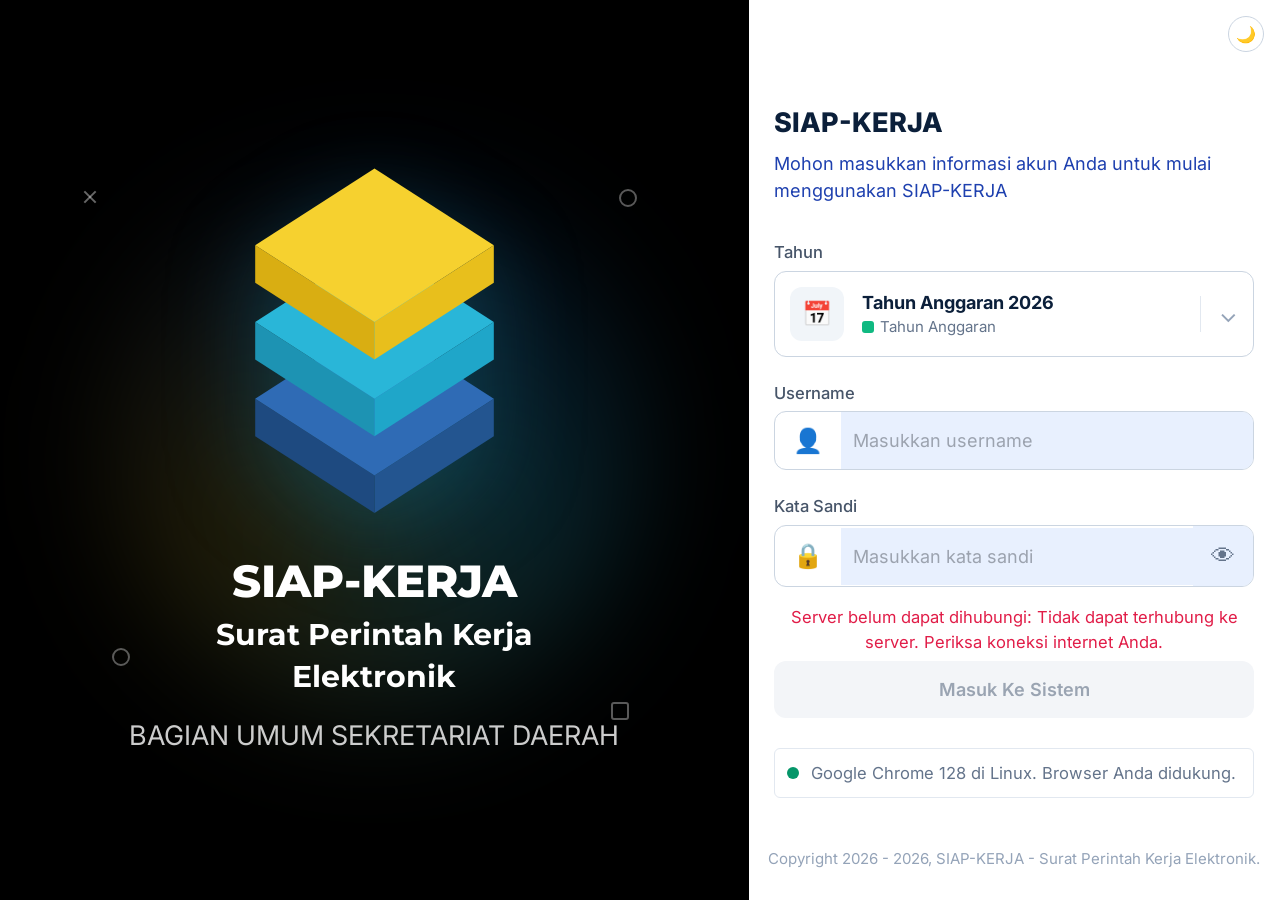
<file: index.html>
<!DOCTYPE html>
<html lang="id">
<head>
<script>
(function(){var d;try{d=localStorage.getItem('sp_theme')}catch(e){}if(!d)d=matchMedia('(prefers-color-scheme:dark)').matches?'dark':'light';document.documentElement.classList.toggle('dark',d=='dark')})();
function tema(){var x=document.documentElement.classList.toggle('dark');try{localStorage.setItem('sp_theme',x?'dark':'light')}catch(e){}var b=document.getElementById('tm');if(b)b.textContent=x?'\u2600\uFE0F':'\uD83C\uDF19'}
</script>
<meta charset="utf-8">
<meta name="viewport" content="width=device-width, initial-scale=1">
<title>Masuk - SIAP-KERJA</title>
<link href="https://fonts.googleapis.com/css2?family=Inter:wght@400;500;600;700&family=Montserrat:wght@600;700;800&display=swap" rel="stylesheet" media="print" onload="this.media='all'">
<link rel="stylesheet" href="css/login.css">
</head>
<body class="font-sans text-slate-800">
<div class="flex h-full min-h-screen">
  <!-- Panel kiri -->
  <section id="L" class="hidden md:flex relative flex-[1.55] bg-black overflow-hidden items-center justify-center flex-col">
    <div class="glow"></div>
    <span class="sh" style="left:11%;top:21%;width:16px;height:16px;border:0;animation-duration:11s"><b style="position:absolute;inset:7px 0 auto;height:2px;background:rgba(255,255,255,.4);transform:rotate(45deg)"></b><b style="position:absolute;inset:7px 0 auto;height:2px;background:rgba(255,255,255,.4);transform:rotate(-45deg)"></b></span>
    <span class="sh" style="right:15%;top:21%;width:18px;height:18px;border-radius:50%;animation-duration:8s"></span>
    <span class="sh" style="left:15%;top:72%;width:18px;height:18px;border-radius:50%;animation-duration:10s;animation-delay:-3s"></span>
    <span class="sh" style="right:16%;top:78%;width:18px;height:18px;border-radius:3px;animation-duration:12s;animation-delay:-5s"></span>
    <div id="lb" class="relative z-10 flex flex-col items-center">
      <img id="lgimg" class="logo hidden" alt="Logo" style="max-width:min(440px,80%);max-height:300px;object-fit:contain"><svg id="lgsvg" class="logo" width="230" height="250" viewBox="0 0 200 220">
        <g class="ly l1"><polygon points="30,150 100,195 100,217 30,172" fill="#1e4a80"/><polygon points="170,150 100,195 100,217 170,172" fill="#235590"/><polygon points="100,105 170,150 100,195 30,150" fill="#2f6bb5"/></g>
        <g class="ly l2"><polygon points="30,105 100,150 100,172 30,127" fill="#1d93b3"/><polygon points="170,105 100,150 100,172 170,127" fill="#1fa6c9"/><polygon points="100,60 170,105 100,150 30,105" fill="#29b6d8"/></g>
        <g class="ly l3"><polygon points="30,60 100,105 100,127 30,82" fill="#d9ae12"/><polygon points="170,60 100,105 100,127 170,82" fill="#e8bf1c"/><polygon points="100,15 170,60 100,105 30,60" fill="#f6d12f"/></g>
      </svg>
      <h1 class="font-mont font-extrabold text-white text-3xl mt-6 fu" style="animation-delay:.9s">SIAP-KERJA</h1>
      <p class="font-mont font-bold text-white text-xl text-center leading-snug mt-1 fu" style="animation-delay:1.05s">Surat Perintah Kerja<br>Elektronik</p>
      <p class="text-white/80 text-lg mt-3 fu" style="animation-delay:1.2s">BAGIAN UMUM SEKRETARIAT DAERAH</p>
    </div>
  </section>
  <!-- Panel kanan -->
  <section class="flex-1 min-w-[320px] bg-white flex flex-col items-center justify-center relative px-6 py-10">
    <button id="tm" type="button" onclick="tema()" title="Mode malam / siang" class="absolute top-4 right-4 w-9 h-9 rounded-full border border-slate-300 grid place-items-center hover:bg-slate-100">🌙</button>
    <form id="fm" class="w-full max-w-[320px]" onsubmit="return masuk(event)" autocomplete="on">
      <div class="md:hidden flex items-center gap-2 mb-5"><img id="mlogo" alt="Logo" class="hidden h-12 w-auto max-w-[190px] object-contain"><svg id="msvg" width="34" height="36" viewBox="0 0 200 220"><polygon points="100,15 170,60 100,105 30,60" fill="#f6d12f"/><polygon points="100,60 170,105 100,150 30,105" fill="#29b6d8"/><polygon points="100,105 170,150 100,195 30,150" fill="#2f6bb5"/></svg><b class="font-mont">SIAP-KERJA</b></div>
      <h2 class="text-lg font-extrabold text-navy fu" style="animation-delay:.1s">SIAP-KERJA</h2>
      <p class="text-[12px] text-blue-800 mt-1 mb-6 fu" style="animation-delay:.2s">Mohon masukkan informasi akun Anda untuk mulai menggunakan SIAP-KERJA</p>

      <label class="block text-[11px] font-medium text-slate-600 mb-1 fu" style="animation-delay:.3s">Tahun</label>
      <div class="relative border border-slate-300 rounded-lg mb-4 fu hover:border-blue-500 transition" style="animation-delay:.35s">
        <div class="flex items-center gap-3 p-2.5">
          <span class="w-9 h-9 rounded-lg bg-slate-100 grid place-items-center text-slate-500">📅</span>
          <div><div class="font-bold text-[12px] text-navy" id="tt"></div><div class="text-[10px] text-slate-500 flex items-center gap-1"><i class="w-2 h-2 rounded-sm bg-emerald-500 inline-block"></i>Tahun Anggaran</div></div>
          <span class="ml-auto border-l border-slate-200 pl-3 text-slate-400">⌄</span>
        </div>
        <select id="thn" onchange="tt.textContent='Tahun Anggaran '+this.value" class="absolute inset-0 w-full h-full opacity-0 cursor-pointer"></select>
      </div>

      <label class="block text-[11px] font-medium text-slate-600 mb-1 fu" style="animation-delay:.45s">Username</label>
      <div class="flex items-center border border-slate-300 rounded-lg overflow-hidden mb-4 fu focus-within:border-blue-600 focus-within:ring-2 focus-within:ring-blue-600/20" style="animation-delay:.5s">
        <span class="px-3 text-slate-400">👤</span>
        <input id="usr" class="inp flex-1 py-2.5 px-2 text-[12px] outline-none" placeholder="Masukkan username" autocomplete="username" oninput="cek()">
      </div>

      <label class="block text-[11px] font-medium text-slate-600 mb-1 fu" style="animation-delay:.6s">Kata Sandi</label>
      <div class="flex items-center border border-slate-300 rounded-lg overflow-hidden fu focus-within:border-blue-600 focus-within:ring-2 focus-within:ring-blue-600/20" style="animation-delay:.65s">
        <span class="px-3 text-slate-400">🔒</span>
        <input id="pwd" type="password" class="inp flex-1 py-2.5 px-2 text-[12px] outline-none" placeholder="Masukkan kata sandi" autocomplete="current-password" oninput="cek()">
        <button type="button" onclick="const p=document.getElementById('pwd');p.type=p.type=='password'?'text':'password';this.textContent=p.type=='password'?'👁':'🙈'" class="inp px-3 py-2 text-slate-500">👁</button>
      </div>

      <p id="err" class="text-[11px] text-rose-600 text-center min-h-[18px] mt-3"></p>
      <button id="btn" type="submit" disabled class="w-full rounded-lg py-2.5 text-[12px] font-semibold mt-1">Masuk Ke Sistem</button>
      <div class="border border-slate-200 rounded p-2 mt-5 text-[11px] text-slate-500 flex items-center gap-2 fu" style="animation-delay:.8s"><i id="dot" class="w-2 h-2 rounded-full bg-emerald-600 inline-block"></i><span id="br"></span></div>
    </form>
    <form id="su" class="hidden w-full max-w-[320px]" onsubmit="return setup(event)">
      <h2 class="text-lg font-extrabold text-navy">Pengaturan Awal</h2>
      <p class="text-[12px] text-blue-800 mt-1 mb-4">Belum ada akun. Buat akun administrator pertama. Kode setup ada di spreadsheet database (spreadsheet tempat script dipasang), atau jalankan <b>siapkanDatabase</b> di editor Apps Script &rarr; sheet <b>SETUP</b> &rarr; sel A2.</p>
      <input id="s_kode" placeholder="Kode setup" required class="w-full border border-slate-300 rounded-lg px-3 py-2 text-[12px] mb-2 outline-none focus:border-blue-600">
      <input id="s_nama" placeholder="Nama lengkap" required class="w-full border border-slate-300 rounded-lg px-3 py-2 text-[12px] mb-2 outline-none focus:border-blue-600">
      <select id="s_jab" class="w-full border border-slate-300 rounded-lg px-3 py-2 text-[12px] mb-2 outline-none focus:border-blue-600"><option>PPK</option><option>PPTK</option><option>Bendahara</option><option>Operator</option><option>Administrator</option></select>
      <input id="s_usr" placeholder="Username" required autocomplete="username" class="w-full border border-slate-300 rounded-lg px-3 py-2 text-[12px] mb-2 outline-none focus:border-blue-600">
      <input id="s_pw" type="password" placeholder="Kata sandi (min. 8 karakter)" required autocomplete="new-password" class="w-full border border-slate-300 rounded-lg px-3 py-2 text-[12px] mb-2 outline-none focus:border-blue-600">
      <input id="s_pw2" type="password" placeholder="Ulangi kata sandi" required autocomplete="new-password" class="w-full border border-slate-300 rounded-lg px-3 py-2 text-[12px] mb-2 outline-none focus:border-blue-600">
      <p id="s_err" class="text-[11px] text-rose-600 text-center min-h-[18px]"></p>
      <button id="s_btn" class="w-full rounded-lg py-2.5 text-[12px] font-semibold bg-navy text-white">Buat Akun &amp; Masuk</button>
    </form>
    <p class="absolute bottom-5 text-[10px] text-slate-400" id="cp"></p>
  </section>
</div>
<script src="js/config.js"></script>
<script src="js/api.js"></script>
<script src="js/login.js"></script>

</body>
</html>
</file>
<file: css/login.css>
/* SIAP-KERJA — gaya halaman login */
*,:after,:before{--tw-border-spacing-x:0;--tw-border-spacing-y:0;--tw-translate-x:0;--tw-translate-y:0;--tw-rotate:0;--tw-skew-x:0;--tw-skew-y:0;--tw-scale-x:1;--tw-scale-y:1;--tw-pan-x: ;--tw-pan-y: ;--tw-pinch-zoom: ;--tw-scroll-snap-strictness:proximity;--tw-gradient-from-position: ;--tw-gradient-via-position: ;--tw-gradient-to-position: ;--tw-ordinal: ;--tw-slashed-zero: ;--tw-numeric-figure: ;--tw-numeric-spacing: ;--tw-numeric-fraction: ;--tw-ring-inset: ;--tw-ring-offset-width:0px;--tw-ring-offset-color:#fff;--tw-ring-color:rgba(59,130,246,.5);--tw-ring-offset-shadow:0 0 #0000;--tw-ring-shadow:0 0 #0000;--tw-shadow:0 0 #0000;--tw-shadow-colored:0 0 #0000;--tw-blur: ;--tw-brightness: ;--tw-contrast: ;--tw-grayscale: ;--tw-hue-rotate: ;--tw-invert: ;--tw-saturate: ;--tw-sepia: ;--tw-drop-shadow: ;--tw-backdrop-blur: ;--tw-backdrop-brightness: ;--tw-backdrop-contrast: ;--tw-backdrop-grayscale: ;--tw-backdrop-hue-rotate: ;--tw-backdrop-invert: ;--tw-backdrop-opacity: ;--tw-backdrop-saturate: ;--tw-backdrop-sepia: ;--tw-contain-size: ;--tw-contain-layout: ;--tw-contain-paint: ;--tw-contain-style: }::backdrop{--tw-border-spacing-x:0;--tw-border-spacing-y:0;--tw-translate-x:0;--tw-translate-y:0;--tw-rotate:0;--tw-skew-x:0;--tw-skew-y:0;--tw-scale-x:1;--tw-scale-y:1;--tw-pan-x: ;--tw-pan-y: ;--tw-pinch-zoom: ;--tw-scroll-snap-strictness:proximity;--tw-gradient-from-position: ;--tw-gradient-via-position: ;--tw-gradient-to-position: ;--tw-ordinal: ;--tw-slashed-zero: ;--tw-numeric-figure: ;--tw-numeric-spacing: ;--tw-numeric-fraction: ;--tw-ring-inset: ;--tw-ring-offset-width:0px;--tw-ring-offset-color:#fff;--tw-ring-color:rgba(59,130,246,.5);--tw-ring-offset-shadow:0 0 #0000;--tw-ring-shadow:0 0 #0000;--tw-shadow:0 0 #0000;--tw-shadow-colored:0 0 #0000;--tw-blur: ;--tw-brightness: ;--tw-contrast: ;--tw-grayscale: ;--tw-hue-rotate: ;--tw-invert: ;--tw-saturate: ;--tw-sepia: ;--tw-drop-shadow: ;--tw-backdrop-blur: ;--tw-backdrop-brightness: ;--tw-backdrop-contrast: ;--tw-backdrop-grayscale: ;--tw-backdrop-hue-rotate: ;--tw-backdrop-invert: ;--tw-backdrop-opacity: ;--tw-backdrop-saturate: ;--tw-backdrop-sepia: ;--tw-contain-size: ;--tw-contain-layout: ;--tw-contain-paint: ;--tw-contain-style: }/*! tailwindcss v3.4.19 | MIT License | https://tailwindcss.com*/*,:after,:before{box-sizing:border-box;border:0 solid #e5e7eb}:after,:before{--tw-content:""}:host,html{line-height:1.5;-webkit-text-size-adjust:100%;-moz-tab-size:4;-o-tab-size:4;tab-size:4;font-family:Inter,system-ui,sans-serif;font-feature-settings:normal;font-variation-settings:normal;-webkit-tap-highlight-color:transparent}body{margin:0;line-height:inherit}hr{height:0;color:inherit;border-top-width:1px}abbr:where([title]){-webkit-text-decoration:underline dotted;text-decoration:underline dotted}h1,h2,h3,h4,h5,h6{font-size:inherit;font-weight:inherit}a{color:inherit;text-decoration:inherit}b,strong{font-weight:bolder}code,kbd,pre,samp{font-family:ui-monospace,SFMono-Regular,Menlo,Monaco,Consolas,Liberation Mono,Courier New,monospace;font-feature-settings:normal;font-variation-settings:normal;font-size:1em}small{font-size:80%}sub,sup{font-size:75%;line-height:0;position:relative;vertical-align:baseline}sub{bottom:-.25em}sup{top:-.5em}table{text-indent:0;border-color:inherit;border-collapse:collapse}button,input,optgroup,select,textarea{font-family:inherit;font-feature-settings:inherit;font-variation-settings:inherit;font-size:100%;font-weight:inherit;line-height:inherit;letter-spacing:inherit;color:inherit;margin:0;padding:0}button,select{text-transform:none}button,input:where([type=button]),input:where([type=reset]),input:where([type=submit]){-webkit-appearance:button;background-color:transparent;background-image:none}:-moz-focusring{outline:auto}:-moz-ui-invalid{box-shadow:none}progress{vertical-align:baseline}::-webkit-inner-spin-button,::-webkit-outer-spin-button{height:auto}[type=search]{-webkit-appearance:textfield;outline-offset:-2px}::-webkit-search-decoration{-webkit-appearance:none}::-webkit-file-upload-button{-webkit-appearance:button;font:inherit}summary{display:list-item}blockquote,dd,dl,figure,h1,h2,h3,h4,h5,h6,hr,p,pre{margin:0}fieldset{margin:0}fieldset,legend{padding:0}menu,ol,ul{list-style:none;margin:0;padding:0}dialog{padding:0}textarea{resize:vertical}input::-moz-placeholder,textarea::-moz-placeholder{opacity:1;color:#9ca3af}input::placeholder,textarea::placeholder{opacity:1;color:#9ca3af}[role=button],button{cursor:pointer}:disabled{cursor:default}audio,canvas,embed,iframe,img,object,svg,video{display:block;vertical-align:middle}img,video{max-width:100%;height:auto}[hidden]:where(:not([hidden=until-found])){display:none}.absolute{position:absolute}.relative{position:relative}.inset-0{inset:0}.bottom-5{bottom:1.25rem}.right-4{right:1rem}.top-4{top:1rem}.z-10{z-index:10}.mb-1{margin-bottom:.25rem}.mb-2{margin-bottom:.5rem}.mb-4{margin-bottom:1rem}.mb-5{margin-bottom:1.25rem}.mb-6{margin-bottom:1.5rem}.ml-auto{margin-left:auto}.mt-1{margin-top:.25rem}.mt-3{margin-top:.75rem}.mt-5{margin-top:1.25rem}.mt-6{margin-top:1.5rem}.block{display:block}.inline-block{display:inline-block}.flex{display:flex}.grid{display:grid}.hidden{display:none}.h-12{height:3rem}.h-2{height:.5rem}.h-9{height:2.25rem}.h-full{height:100%}.min-h-\[18px\]{min-height:18px}.min-h-screen{min-height:100vh}.w-2{width:.5rem}.w-9{width:2.25rem}.w-auto{width:auto}.w-full{width:100%}.min-w-\[320px\]{min-width:320px}.max-w-\[190px\]{max-width:190px}.max-w-\[320px\]{max-width:320px}.flex-1{flex:1 1 0%}.flex-\[1\.55\]{flex:1.55}.cursor-pointer{cursor:pointer}.resize{resize:both}.flex-col{flex-direction:column}.place-items-center{place-items:center}.items-center{align-items:center}.justify-center{justify-content:center}.gap-1{gap:.25rem}.gap-2{gap:.5rem}.gap-3{gap:.75rem}.overflow-hidden{overflow:hidden}.rounded{border-radius:.25rem}.rounded-full{border-radius:9999px}.rounded-lg{border-radius:.5rem}.rounded-sm{border-radius:.125rem}.border{border-width:1px}.border-l{border-left-width:1px}.border-slate-200{--tw-border-opacity:1;border-color:rgb(226 232 240/var(--tw-border-opacity,1))}.border-slate-300{--tw-border-opacity:1;border-color:rgb(203 213 225/var(--tw-border-opacity,1))}.bg-amber-500{--tw-bg-opacity:1;background-color:rgb(245 158 11/var(--tw-bg-opacity,1))}.bg-black{--tw-bg-opacity:1;background-color:rgb(0 0 0/var(--tw-bg-opacity,1))}.bg-emerald-500{--tw-bg-opacity:1;background-color:rgb(16 185 129/var(--tw-bg-opacity,1))}.bg-emerald-600{--tw-bg-opacity:1;background-color:rgb(5 150 105/var(--tw-bg-opacity,1))}.bg-navy{--tw-bg-opacity:1;background-color:rgb(11 31 58/var(--tw-bg-opacity,1))}.bg-slate-100{--tw-bg-opacity:1;background-color:rgb(241 245 249/var(--tw-bg-opacity,1))}.bg-white{--tw-bg-opacity:1;background-color:rgb(255 255 255/var(--tw-bg-opacity,1))}.object-contain{-o-object-fit:contain;object-fit:contain}.p-2{padding:.5rem}.p-2\.5{padding:.625rem}.px-2{padding-left:.5rem;padding-right:.5rem}.px-3{padding-left:.75rem;padding-right:.75rem}.px-6{padding-left:1.5rem;padding-right:1.5rem}.py-10{padding-top:2.5rem;padding-bottom:2.5rem}.py-2{padding-top:.5rem;padding-bottom:.5rem}.py-2\.5{padding-top:.625rem;padding-bottom:.625rem}.pl-3{padding-left:.75rem}.text-center{text-align:center}.font-mont{font-family:Montserrat,Inter,sans-serif}.font-sans{font-family:Inter,system-ui,sans-serif}.text-3xl{font-size:1.875rem;line-height:2.25rem}.text-\[10px\]{font-size:10px}.text-\[11px\]{font-size:11px}.text-\[12px\]{font-size:12px}.text-lg{font-size:1.125rem}.text-lg,.text-xl{line-height:1.75rem}.text-xl{font-size:1.25rem}.font-bold{font-weight:700}.font-extrabold{font-weight:800}.font-medium{font-weight:500}.font-semibold{font-weight:600}.leading-snug{line-height:1.375}.text-blue-800{--tw-text-opacity:1;color:rgb(30 64 175/var(--tw-text-opacity,1))}.text-navy{--tw-text-opacity:1;color:rgb(11 31 58/var(--tw-text-opacity,1))}.text-rose-600{--tw-text-opacity:1;color:rgb(225 29 72/var(--tw-text-opacity,1))}.text-slate-400{--tw-text-opacity:1;color:rgb(148 163 184/var(--tw-text-opacity,1))}.text-slate-500{--tw-text-opacity:1;color:rgb(100 116 139/var(--tw-text-opacity,1))}.text-slate-600{--tw-text-opacity:1;color:rgb(71 85 105/var(--tw-text-opacity,1))}.text-slate-800{--tw-text-opacity:1;color:rgb(30 41 59/var(--tw-text-opacity,1))}.text-white{--tw-text-opacity:1;color:rgb(255 255 255/var(--tw-text-opacity,1))}.text-white\/80{color:hsla(0,0%,100%,.8)}.opacity-0{opacity:0}.outline-none{outline:2px solid transparent;outline-offset:2px}.drop-shadow{--tw-drop-shadow:drop-shadow(0 1px 2px rgba(0,0,0,.1)) drop-shadow(0 1px 1px rgba(0,0,0,.06))}.drop-shadow,.filter{filter:var(--tw-blur) var(--tw-brightness) var(--tw-contrast) var(--tw-grayscale) var(--tw-hue-rotate) var(--tw-invert) var(--tw-saturate) var(--tw-sepia) var(--tw-drop-shadow)}.transition{transition-property:color,background-color,border-color,text-decoration-color,fill,stroke,opacity,box-shadow,transform,filter,-webkit-backdrop-filter;transition-property:color,background-color,border-color,text-decoration-color,fill,stroke,opacity,box-shadow,transform,filter,backdrop-filter;transition-property:color,background-color,border-color,text-decoration-color,fill,stroke,opacity,box-shadow,transform,filter,backdrop-filter,-webkit-backdrop-filter;transition-timing-function:cubic-bezier(.4,0,.2,1);transition-duration:.15s}.ease-in-out{transition-timing-function:cubic-bezier(.4,0,.2,1)}.focus-within\:border-blue-600:focus-within{--tw-border-opacity:1;border-color:rgb(37 99 235/var(--tw-border-opacity,1))}.focus-within\:ring-2:focus-within{--tw-ring-offset-shadow:var(--tw-ring-inset) 0 0 0 var(--tw-ring-offset-width) var(--tw-ring-offset-color);--tw-ring-shadow:var(--tw-ring-inset) 0 0 0 calc(2px + var(--tw-ring-offset-width)) var(--tw-ring-color);box-shadow:var(--tw-ring-offset-shadow),var(--tw-ring-shadow),var(--tw-shadow,0 0 #0000)}.focus-within\:ring-blue-600\/20:focus-within{--tw-ring-color:rgba(37,99,235,.2)}.hover\:border-blue-500:hover{--tw-border-opacity:1;border-color:rgb(59 130 246/var(--tw-border-opacity,1))}.hover\:bg-slate-100:hover{--tw-bg-opacity:1;background-color:rgb(241 245 249/var(--tw-bg-opacity,1))}.focus\:border-blue-600:focus{--tw-border-opacity:1;border-color:rgb(37 99 235/var(--tw-border-opacity,1))}@media (min-width:768px){.md\:flex{display:flex}.md\:hidden{display:none}}
html,body{height:100%;margin:0}
.glow{position:absolute;width:520px;height:520px;border-radius:50%;background:conic-gradient(from 0deg,#1d5fd822,#29b6d833,#f6d12f22,#1d5fd822);filter:blur(60px);animation:spin 18s linear infinite}
.logo{animation:bob 5s ease-in-out infinite;filter:drop-shadow(0 18px 30px rgba(41,182,216,.25))}
.ly{opacity:0;animation:layerIn .9s cubic-bezier(.2,.8,.2,1) forwards,layerBob 4s ease-in-out infinite}
.l1{animation-delay:.1s,1s}.l2{animation-delay:.4s,1.3s}.l3{animation-delay:.7s,1.6s}
.sh{position:absolute;border:2px solid rgba(255,255,255,.35);animation:drift 9s ease-in-out infinite}
.pt{position:absolute;bottom:-10px;width:3px;height:3px;border-radius:50%;background:rgba(255,255,255,.5);animation:rise linear infinite}
img.logo.sticker{filter:drop-shadow(0 0 1px #fff) drop-shadow(0 0 1px #fff) drop-shadow(0 0 1px #fff) drop-shadow(0 0 14px rgba(255,255,255,.18))!important}
img.logo{opacity:0;animation:fadeUp .9s ease forwards,bob 5s ease-in-out 1s infinite}
.fu{opacity:0;animation:fadeUp .7s ease forwards}
#btn{transition:all .25s;background:#f3f5f8;color:#9aa4b2;cursor:not-allowed}
#btn.on{background:#0b1f3a;color:#fff;cursor:pointer;background-image:linear-gradient(110deg,transparent 30%,rgba(255,255,255,.25) 50%,transparent 70%);background-size:220% 100%;animation:shimmer 2.4s linear infinite}
#btn.on:hover{box-shadow:0 8px 20px rgba(11,31,58,.3);transform:translateY(-1px)}
.shake{animation:shake .4s}
.inp{background:#e8f0fe}
@keyframes spin{to{transform:rotate(360deg)}}
@keyframes bob{50%{transform:translateY(-14px)}}
@keyframes layerIn{from{opacity:0;transform:translateY(-40px)}to{opacity:1;transform:none}}
@keyframes layerBob{50%{transform:translateY(-5px)}}
@keyframes drift{0%,100%{transform:translate(0,0) rotate(0)}50%{transform:translate(14px,-18px) rotate(90deg)}}
@keyframes rise{from{transform:translateY(0);opacity:0}10%{opacity:1}to{transform:translateY(-105vh);opacity:0}}
@keyframes fadeUp{from{opacity:0;transform:translateY(14px)}to{opacity:1;transform:none}}
@keyframes shimmer{to{background-position:-220% 0}}
@keyframes shake{25%{transform:translateX(-6px)}75%{transform:translateX(6px)}}
@media(prefers-reduced-motion:reduce){*{animation:none!important}.ly,.fu{opacity:1}}
.dark body{background:#0f1722;color:#e6edf3}.dark .bg-white{background-color:#0f1722}.dark .bg-slate-100,.dark .hover\:bg-slate-100:hover{background-color:#1c2735}
.dark .text-navy{color:#e6edf3}.dark .text-blue-800{color:#8ab4ff}.dark .text-slate-600,.dark .text-slate-500{color:#9fb0c3}.dark .text-slate-400{color:#8b9bb0}
.dark .border-slate-300,.dark .border-slate-200{border-color:#2a3644}.dark .inp{background:#1b2a42;color:#e6edf3}
.dark #btn{background:#1b2431;color:#6b7a8c}.dark #btn.on{background-color:#2563eb;color:#fff}.dark input,.dark select{color:#e6edf3}.dark #su input,.dark #su select{background:#1b2a42}
</file>
